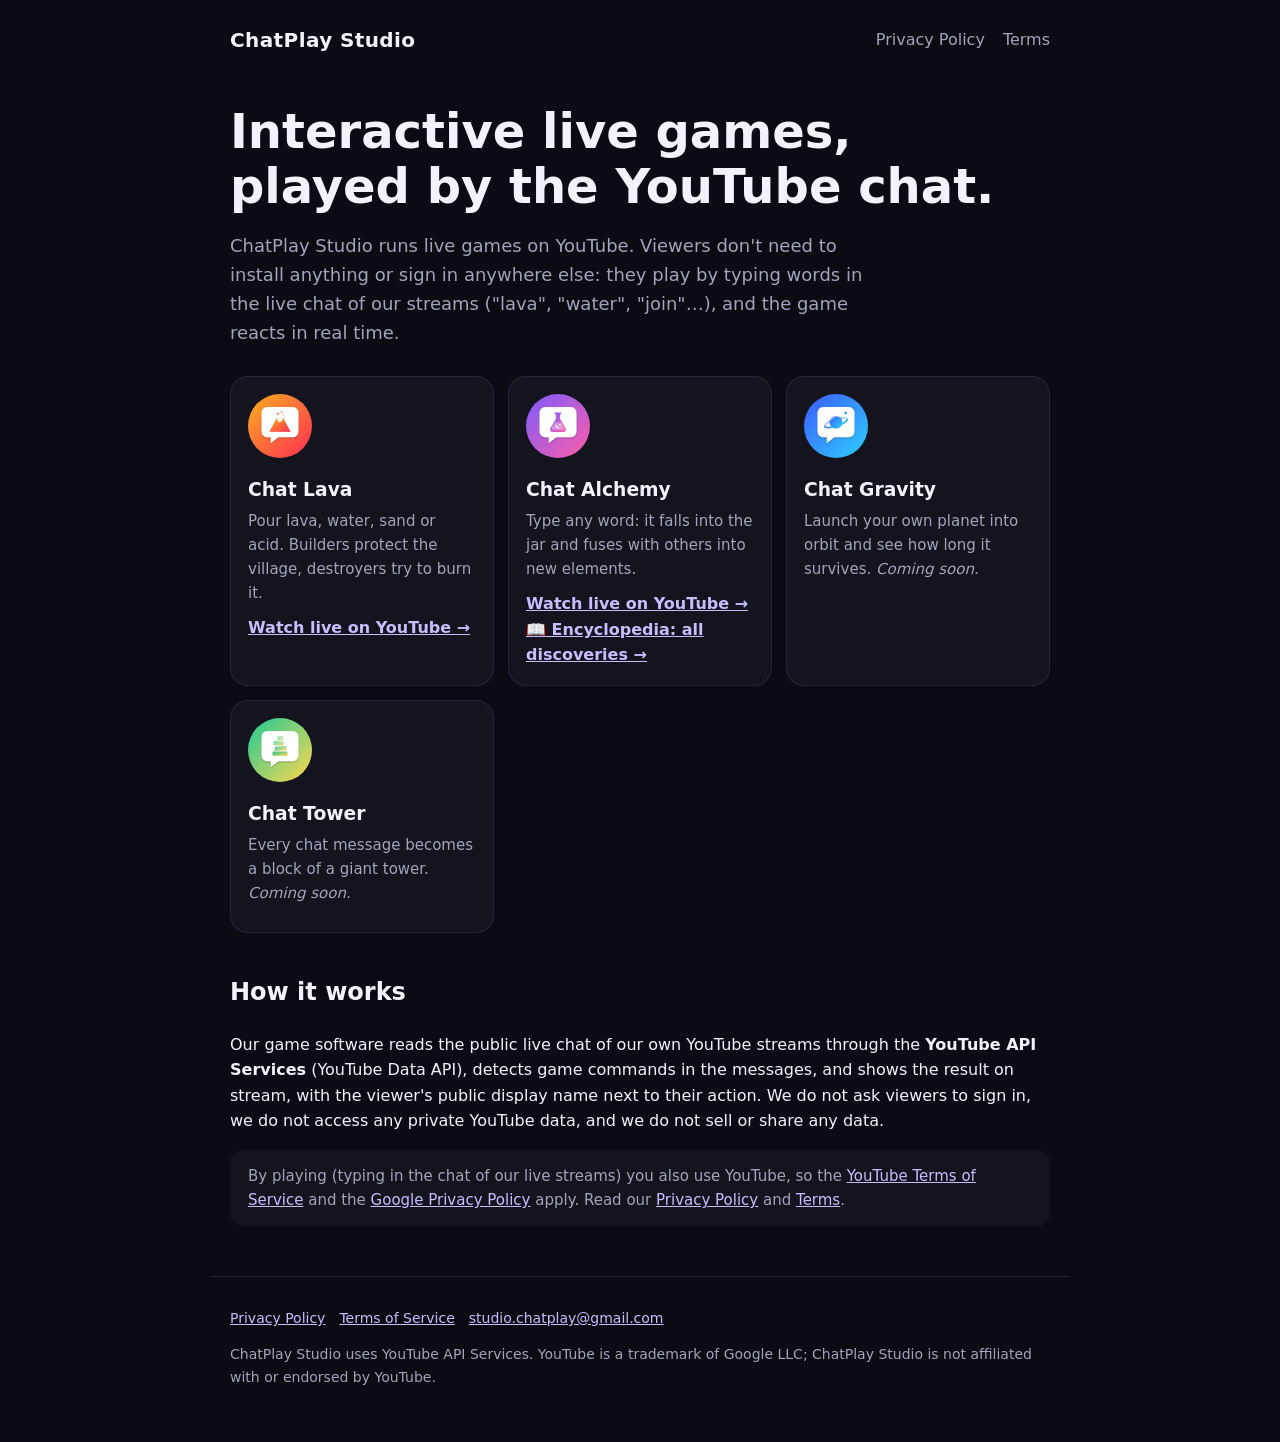
<file: index.html>
<!doctype html>
<html lang="en">
<head>
<meta charset="utf-8">
<meta name="viewport" content="width=device-width, initial-scale=1">
<title>ChatPlay Studio – interactive live games on YouTube</title>
<meta name="description" content="ChatPlay Studio makes interactive live games on YouTube: viewers play by typing in the live chat.">
<link rel="stylesheet" href="style.css">
</head>
<body>
<header>
  <a class="brand" href="index.html">ChatPlay Studio</a>
  <nav><a href="privacy.html">Privacy Policy</a><a href="terms.html">Terms</a></nav>
</header>
<main>
  <h1>Interactive live games,<br>played by the YouTube chat.</h1>
  <p class="lead">ChatPlay Studio runs live games on YouTube. Viewers don't need to install anything or sign in anywhere else: they play by typing words in the live chat of our streams ("lava", "water", "join"…), and the game reacts in real time.</p>

  <div class="grid">
    <div class="card">
      <img src="img/lava-logo.png" alt="Chat Lava logo">
      <h3>Chat Lava</h3>
      <p>Pour lava, water, sand or acid. Builders protect the village, destroyers try to burn it.</p>
      <a href="https://www.youtube.com/@ChatLava">Watch live on YouTube →</a>
    </div>
    <div class="card">
      <img src="img/alchemy-logo.png" alt="Chat Alchemy logo">
      <h3>Chat Alchemy</h3>
      <p>Type any word: it falls into the jar and fuses with others into new elements.</p>
      <a href="https://www.youtube.com/@ChatAlchemy">Watch live on YouTube →</a><br>
      <a href="alchemy/">📖 Encyclopedia: all discoveries →</a>
    </div>
    <div class="card">
      <img src="img/gravity-logo.png" alt="Chat Gravity logo">
      <h3>Chat Gravity</h3>
      <p>Launch your own planet into orbit and see how long it survives. <em>Coming soon.</em></p>
    </div>
    <div class="card">
      <img src="img/tower-logo.png" alt="Chat Tower logo">
      <h3>Chat Tower</h3>
      <p>Every chat message becomes a block of a giant tower. <em>Coming soon.</em></p>
    </div>
  </div>

  <h2>How it works</h2>
  <p>Our game software reads the public live chat of our own YouTube streams through the <strong>YouTube API Services</strong> (YouTube Data API), detects game commands in the messages, and shows the result on stream, with the viewer's public display name next to their action. We do not ask viewers to sign in, we do not access any private YouTube data, and we do not sell or share any data.</p>
  <p class="note">By playing (typing in the chat of our live streams) you also use YouTube, so the <a href="https://www.youtube.com/t/terms">YouTube Terms of Service</a> and the <a href="https://policies.google.com/privacy">Google Privacy Policy</a> apply. Read our <a href="privacy.html">Privacy Policy</a> and <a href="terms.html">Terms</a>.</p>
</main>
<footer>
  <a href="privacy.html">Privacy Policy</a><a href="terms.html">Terms of Service</a><a href="mailto:studio.chatplay@gmail.com">studio.chatplay@gmail.com</a>
  <p>ChatPlay Studio uses YouTube API Services. YouTube is a trademark of Google LLC; ChatPlay Studio is not affiliated with or endorsed by YouTube.</p>
</footer>
</body>
</html>
</file>
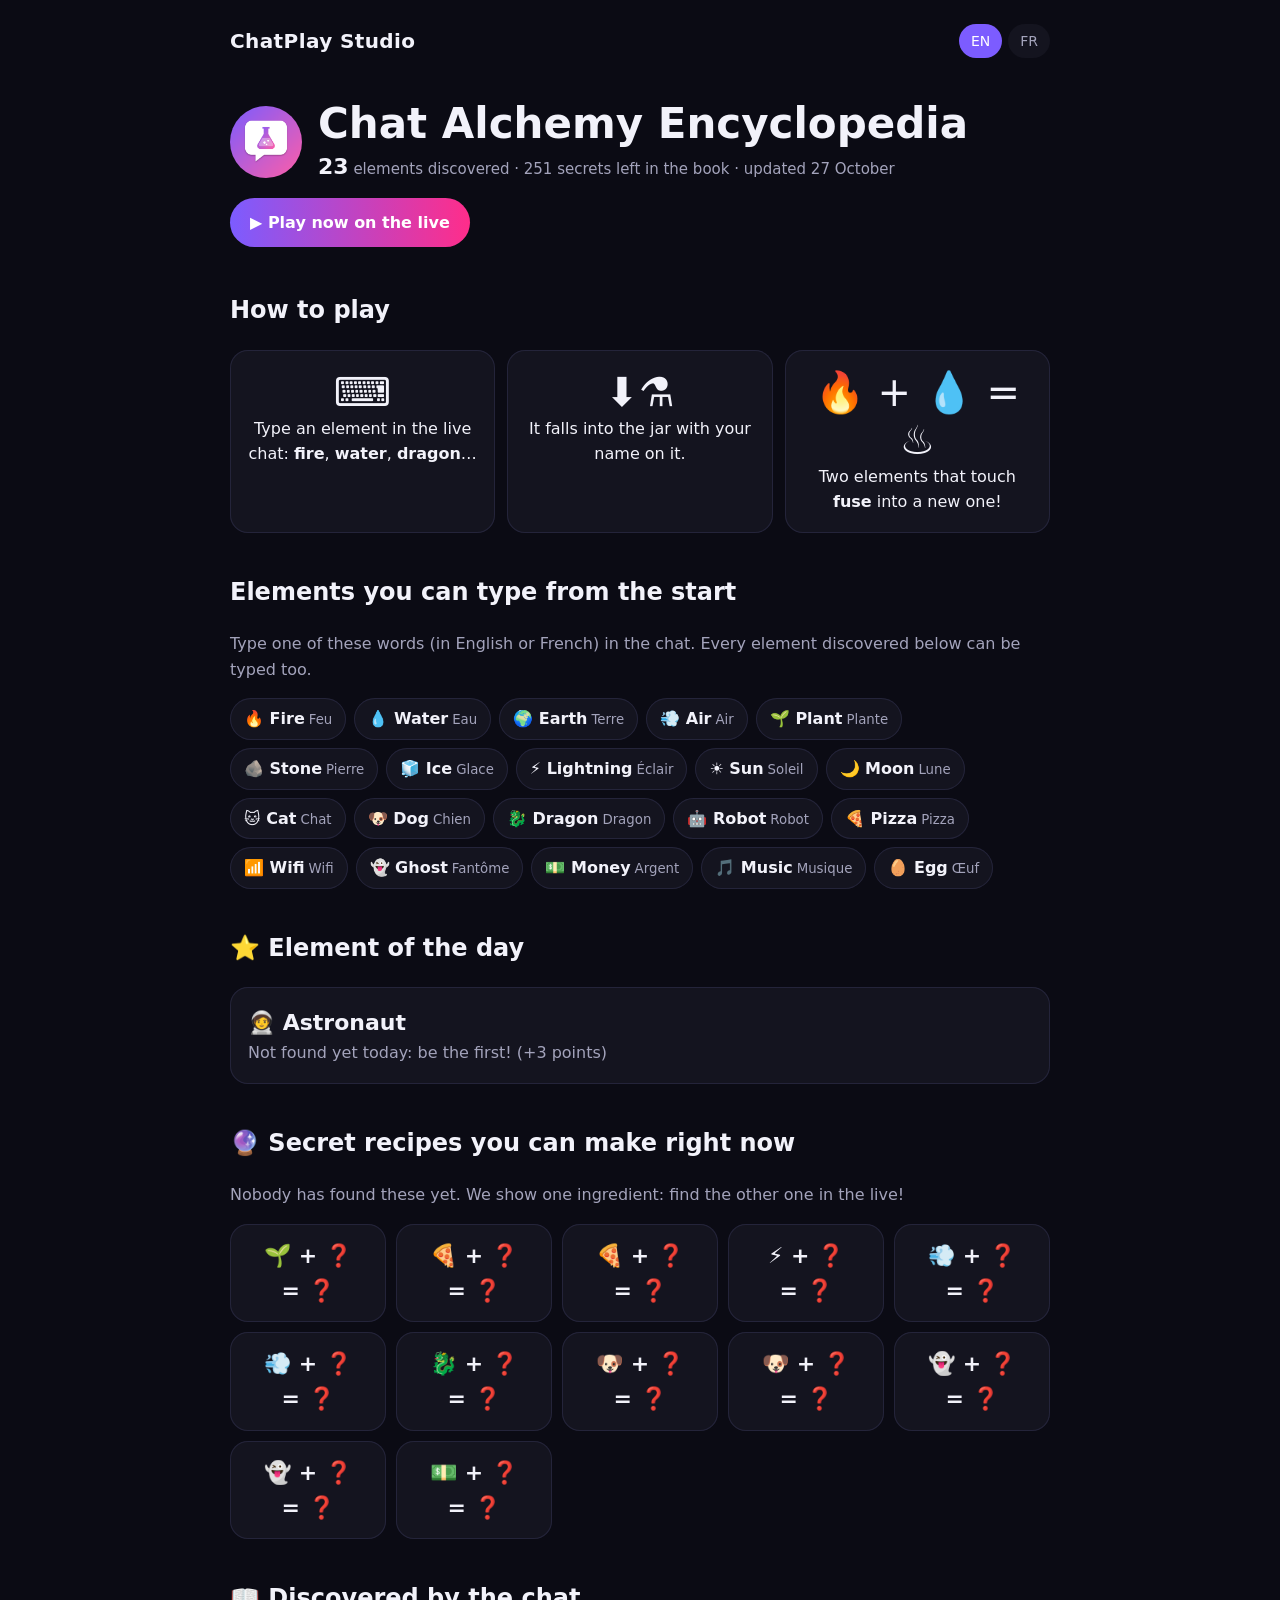
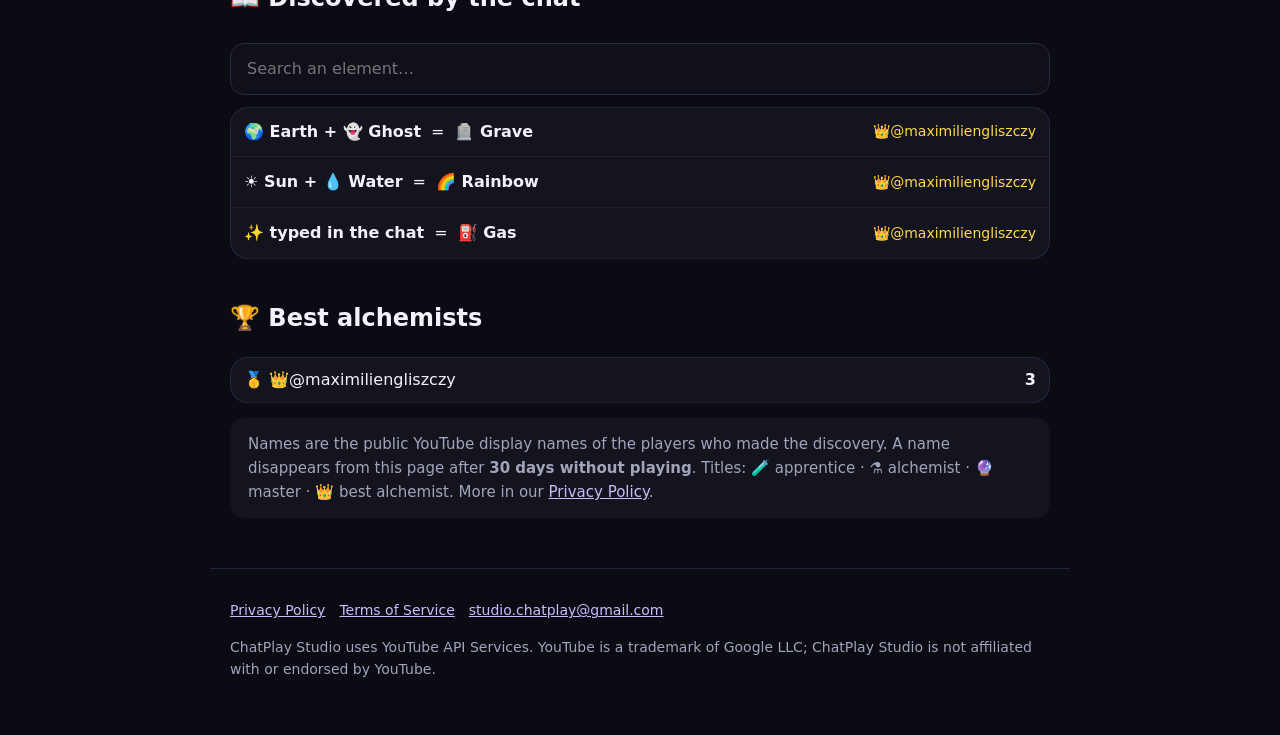
<file: alchemy/index.html>
<!doctype html>
<html lang="en">
<head>
<meta charset="utf-8">
<meta name="viewport" content="width=device-width, initial-scale=1">
<title>Chat Alchemy – Encyclopedia</title>
<meta name="description" content="All the elements discovered by the chat in Chat Alchemy, the live game on YouTube: how to play, recipes, element of the day and best alchemists.">
<link rel="stylesheet" href="../style.css">
<style>
  .top { display: flex; gap: 16px; align-items: center; margin-top: 18px; }
  .top img { width: 72px; height: 72px; border-radius: 50%; }
  .top h1 { margin: 0; font-size: clamp(28px, 7vw, 42px); }
  .top > div { min-width: 0; }
  main { overflow-wrap: anywhere; }
  .lang { display: flex; gap: 6px; }
  .lang button { font: inherit; font-size: 14px; padding: 6px 12px; border-radius: 99px; border: 0; background: var(--card); color: var(--muted); cursor: pointer; }
  .lang button.on { background: var(--accent2); color: #fff; }
  .live { display: inline-block; margin: 14px 0 4px; padding: 12px 20px; border-radius: 99px; background: linear-gradient(90deg, #7c5cff, #ff2d8a); color: #fff !important; font-weight: 800; text-decoration: none; }
  .steps { display: grid; grid-template-columns: repeat(auto-fit, minmax(170px, 1fr)); gap: 12px; margin: 18px 0; }
  .steps .card { text-align: center; }
  .steps .big { font-size: 40px; line-height: 1.2; }
  .stat { font-size: 15px; color: var(--muted); }
  .stat b { color: var(--text); font-size: 22px; }
  .chips { display: flex; flex-wrap: wrap; gap: 8px; }
  .chip { background: var(--card); border-radius: 99px; padding: 8px 14px; box-shadow: inset 0 0 0 1px #24243a; font-weight: 700; }
  .chip small { color: var(--muted); font-weight: 400; margin-left: 4px; }
  .recipe { display: flex; flex-wrap: wrap; align-items: center; gap: 6px 10px; padding: 12px 14px; border-bottom: 1px solid #1e1e30; }
  .recipe .eq { font-weight: 700; }
  .recipe .res { font-weight: 900; }
  .recipe .by { margin-left: auto; color: #ffd84d; font-size: 14px; }
  .recipe.myth .res { color: #ffd84d; }
  .list { background: var(--card); border-radius: 18px; box-shadow: inset 0 0 0 1px #24243a; overflow: hidden; }
  input.search { width: 100%; font: inherit; font-size: 16px; padding: 12px 16px; border-radius: 14px; border: 1px solid #2a2a40; background: #10101a; color: var(--text); margin: 6px 0 12px; }
  .teasers { display: grid; grid-template-columns: repeat(auto-fill, minmax(150px, 1fr)); gap: 10px; }
  .teasers .card { text-align: center; font-size: 22px; font-weight: 800; padding: 14px; }
  .rank { display: flex; justify-content: space-between; padding: 10px 14px; border-bottom: 1px solid #1e1e30; }
  .daily { font-size: 22px; font-weight: 900; }
  .muted { color: var(--muted); }
</style>
</head>
<body>
<header>
  <a class="brand" href="../index.html">ChatPlay Studio</a>
  <div class="lang"><button data-l="en">EN</button><button data-l="fr">FR</button></div>
</header>
<main>
  <div class="top">
    <img src="../img/alchemy-logo.png" alt="">
    <div>
      <h1 data-t="title"></h1>
      <div class="stat" id="stat"></div>
    </div>
  </div>
  <a class="live" href="https://www.youtube.com/@ChatAlchemy" data-t="watch"></a>

  <h2 data-t="howTitle"></h2>
  <div class="steps">
    <div class="card"><div class="big">⌨️</div><div data-t="how1"></div></div>
    <div class="card"><div class="big">⬇️⚗️</div><div data-t="how2"></div></div>
    <div class="card"><div class="big">🔥 + 💧 = ♨️</div><div data-t="how3"></div></div>
  </div>

  <h2 data-t="startTitle"></h2>
  <p class="muted" data-t="startText"></p>
  <div class="chips" id="start"></div>

  <h2 data-t="dailyTitle"></h2>
  <div class="card" id="daily"></div>

  <h2 data-t="teaseTitle"></h2>
  <p class="muted" data-t="teaseText"></p>
  <div class="teasers" id="teasers"></div>

  <h2 data-t="foundTitle"></h2>
  <input class="search" id="search" type="search" autocomplete="off">
  <div class="list" id="found"></div>

  <h2 data-t="topTitle"></h2>
  <div class="list" id="top"></div>

  <p class="note" data-t="privacy"></p>
</main>
<footer>
  <a href="../privacy.html">Privacy Policy</a><a href="../terms.html">Terms of Service</a><a href="mailto:studio.chatplay@gmail.com">studio.chatplay@gmail.com</a>
  <p>ChatPlay Studio uses YouTube API Services. YouTube is a trademark of Google LLC; ChatPlay Studio is not affiliated with or endorsed by YouTube.</p>
</footer>
<script>
// Encyclopédie publique : tout vient de data.json, publié une fois par jour par le serveur du jeu.
const T = {
  en: {
    title: 'Chat Alchemy Encyclopedia', watch: '▶ Play now on the live',
    howTitle: 'How to play', how1: 'Type an element in the live chat: <b>fire</b>, <b>water</b>, <b>dragon</b>…',
    how2: 'It falls into the jar with your name on it.', how3: 'Two elements that touch <b>fuse</b> into a new one!',
    startTitle: 'Elements you can type from the start', startText: 'Type one of these words (in English or French) in the chat. Every element discovered below can be typed too.',
    dailyTitle: '⭐ Element of the day', dailyFound: 'Found by', dailyTodo: 'Not found yet today: be the first! (+3 points)',
    teaseTitle: '🔮 Secret recipes you can make right now', teaseText: 'Nobody has found these yet. We show one ingredient: find the other one in the live!',
    foundTitle: '📖 Discovered by the chat', search: 'Search an element…', typed: 'typed in the chat',
    topTitle: '🏆 Best alchemists', none: 'Nothing yet: be the first!',
    stat: (k, s, d) => `<b>${k}</b> elements discovered · ${s} secrets left in the book · updated ${d}`,
    privacy: 'Names are the public YouTube display names of the players who made the discovery. A name disappears from this page after <b>30 days without playing</b>. Titles: 🧪 apprentice · ⚗️ alchemist · 🔮 master · 👑 best alchemist. More in our <a href="../privacy.html">Privacy Policy</a>.',
  },
  fr: {
    title: 'Encyclopédie de Chat Alchemy', watch: '▶ Jouer maintenant sur le live',
    howTitle: 'Comment jouer', how1: 'Écris un élément dans le chat du live : <b>feu</b>, <b>eau</b>, <b>dragon</b>…',
    how2: 'Il tombe dans le bocal avec ton pseudo.', how3: 'Deux éléments qui se touchent <b>fusionnent</b> en un nouveau !',
    startTitle: 'Les éléments à écrire dès le départ', startText: 'Écris un de ces mots (en français ou en anglais) dans le chat. Tous les éléments découverts plus bas peuvent aussi être écrits.',
    dailyTitle: '⭐ Élément du jour', dailyFound: 'Trouvé par', dailyTodo: 'Pas encore trouvé aujourd’hui : sois le premier ! (+3 points)',
    teaseTitle: '🔮 Recettes secrètes à faire dès maintenant', teaseText: 'Personne ne les a encore trouvées. On te montre un ingrédient : trouve l’autre sur le live !',
    foundTitle: '📖 Découvert par le chat', search: 'Chercher un élément…', typed: 'écrit dans le chat',
    topTitle: '🏆 Meilleurs alchimistes', none: 'Rien pour l’instant : sois le premier !',
    stat: (k, s, d) => `<b>${k}</b> éléments découverts · ${s} secrets restants dans le livre · mis à jour le ${d}`,
    privacy: 'Les noms sont les pseudos YouTube publics des joueurs qui ont fait la découverte. Un pseudo disparaît de cette page après <b>30 jours sans jouer</b>. Titres : 🧪 apprenti · ⚗️ alchimiste · 🔮 maître · 👑 meilleur alchimiste. Plus de détails dans notre <a href="../privacy.html">politique de confidentialité</a>.',
  },
};
const asked = new URLSearchParams(location.search).get('lang');
let lang = asked === 'fr' || asked === 'en' ? asked : (navigator.language || '').startsWith('fr') ? 'fr' : 'en';
let data = null;
const esc = (s) => String(s).replace(/[&<>"']/g, (c) => ({ '&': '&amp;', '<': '&lt;', '>': '&gt;', '"': '&quot;', "'": '&#39;' })[c]);
const name = (c) => esc(lang === 'fr' ? c.fr : c.en);
const el = (c) => `${c.e} ${name(c)}`;
const $ = (id) => document.getElementById(id);

function render() {
  const t = T[lang];
  document.documentElement.lang = lang;
  for (const b of document.querySelectorAll('.lang button')) b.classList.toggle('on', b.dataset.l === lang);
  for (const n of document.querySelectorAll('[data-t]')) n.innerHTML = t[n.dataset.t];
  $('search').placeholder = t.search;
  if (!data) return;
  const date = new Date(data.updated).toLocaleDateString(lang === 'fr' ? 'fr-FR' : 'en-GB', { day: 'numeric', month: 'long' });
  $('stat').innerHTML = t.stat(data.known, data.secretsLeft, date);
  $('start').innerHTML = data.start.map((c) => `<span class="chip">${c.e} ${esc(lang === 'fr' ? c.fr : c.en)}<small>${esc(lang === 'fr' ? c.en : c.fr)}</small></span>`).join('');
  $('daily').innerHTML = data.daily
    ? `<div class="daily">${el(data.daily)}</div><div class="muted">${data.daily.found ? `${t.dailyFound} ${data.daily.by.map(esc).join(' & ') || '✅'}` : t.dailyTodo}</div>`
    : `<span class="muted">${t.none}</span>`;
  $('teasers').innerHTML = data.teasers.length
    ? data.teasers.map((x) => `<div class="card">${x.hint.e} + ❓<br>= ❓</div>`).join('')
    : `<span class="muted">${t.none}</span>`;
  const q = $('search').value.trim().toLowerCase();
  const rows = data.discovered.filter((d) => !q || [d.en, d.fr, ...d.how.flat().flatMap((c) => [c.en, c.fr])].some((s) => s.toLowerCase().includes(q)));
  $('found').innerHTML = rows.map((d) => `<div class="recipe${d.m ? ' myth' : ''}">
      <span class="eq">${d.how.length ? d.how.map(([a, b]) => `${el(a)} + ${el(b)}`).join(' · ') : `✨ ${t.typed}`}</span>
      <span>=</span><span class="res">${el(d)}</span>
      <span class="by">${d.by.map(esc).join(' & ')}</span></div>`).join('') || `<div class="recipe muted">${t.none}</div>`;
  $('top').innerHTML = data.top.map((p, i) => `<div class="rank"><span>${['🥇', '🥈', '🥉'][i] ?? i + 1 + '.'} ${esc(p.name)}</span><b>${p.score}</b></div>`).join('')
    || `<div class="rank muted">${t.none}</div>`;
}

for (const b of document.querySelectorAll('.lang button')) b.onclick = () => { lang = b.dataset.l; render(); };
$('search').oninput = render;
render();
fetch('data.json', { cache: 'no-store' }).then((r) => r.json()).then((d) => { data = d; render(); }).catch(() => {});
</script>
</body>
</html>
</file>
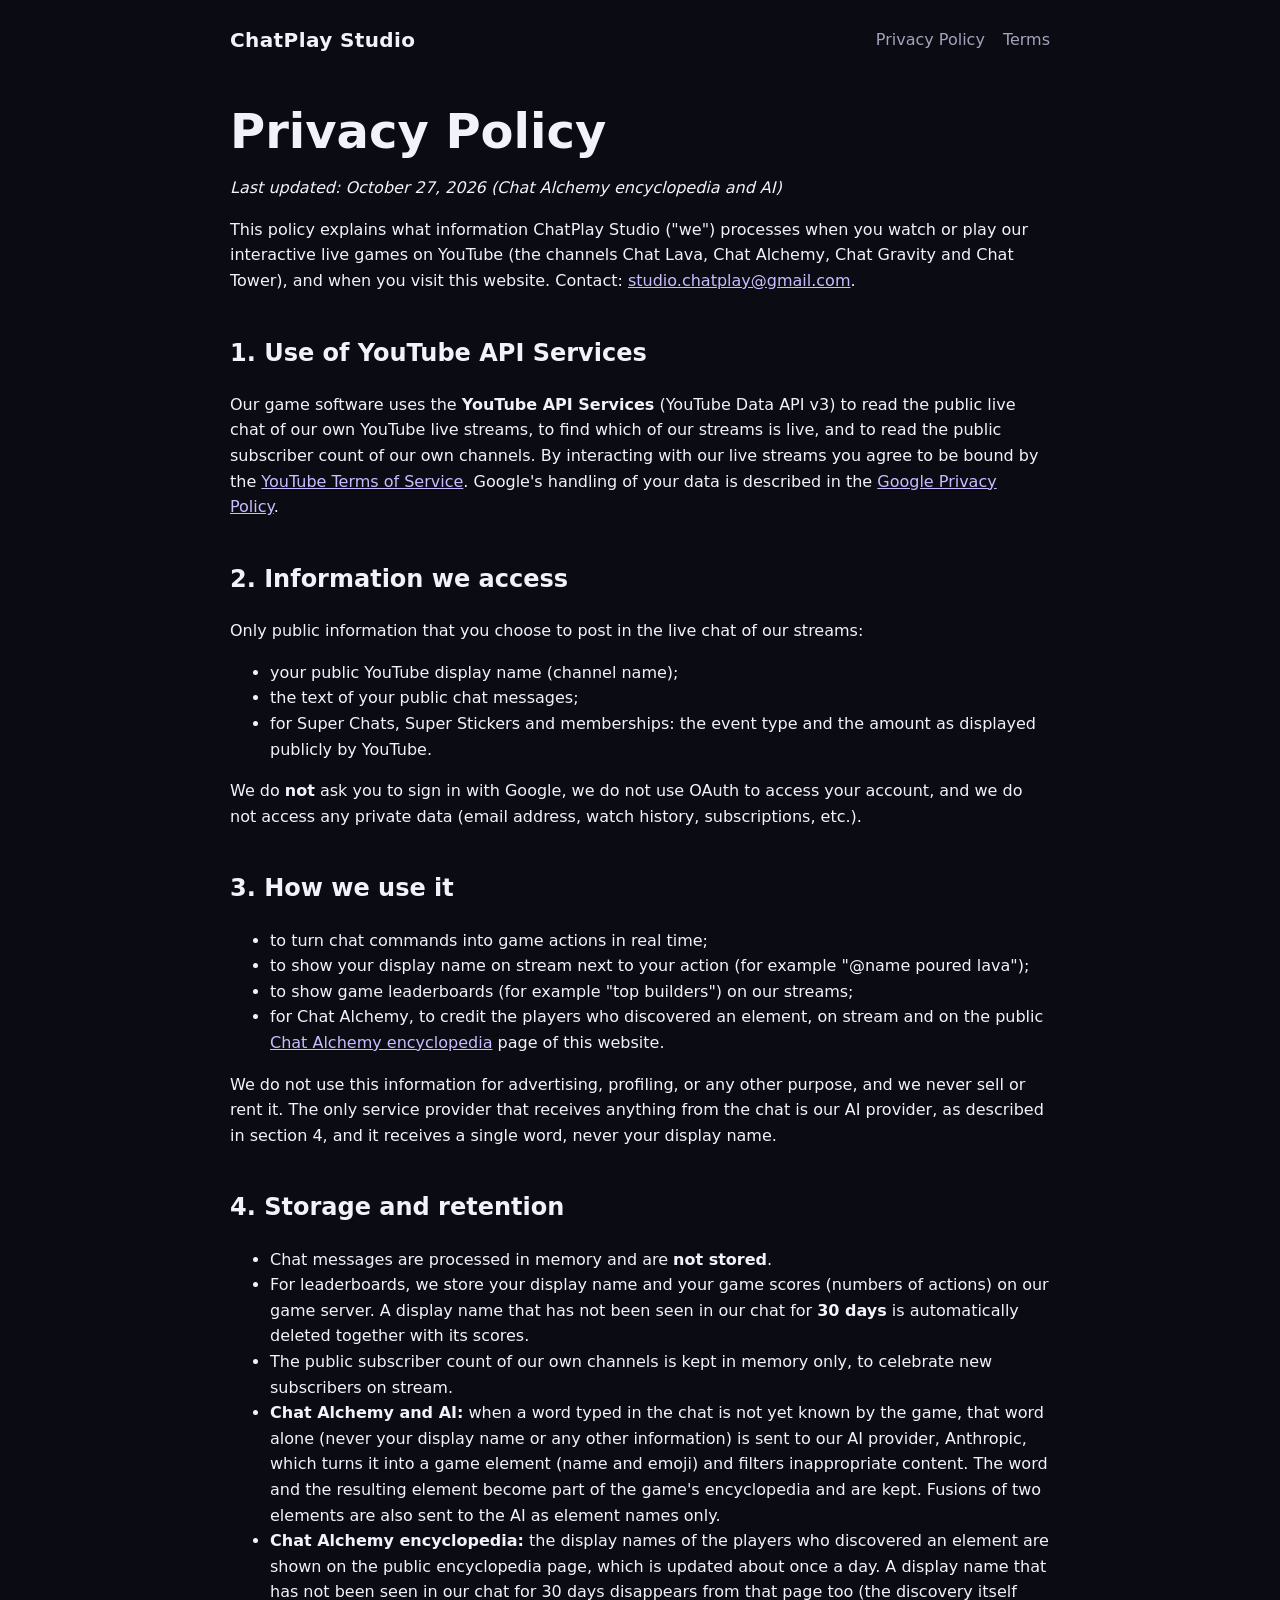
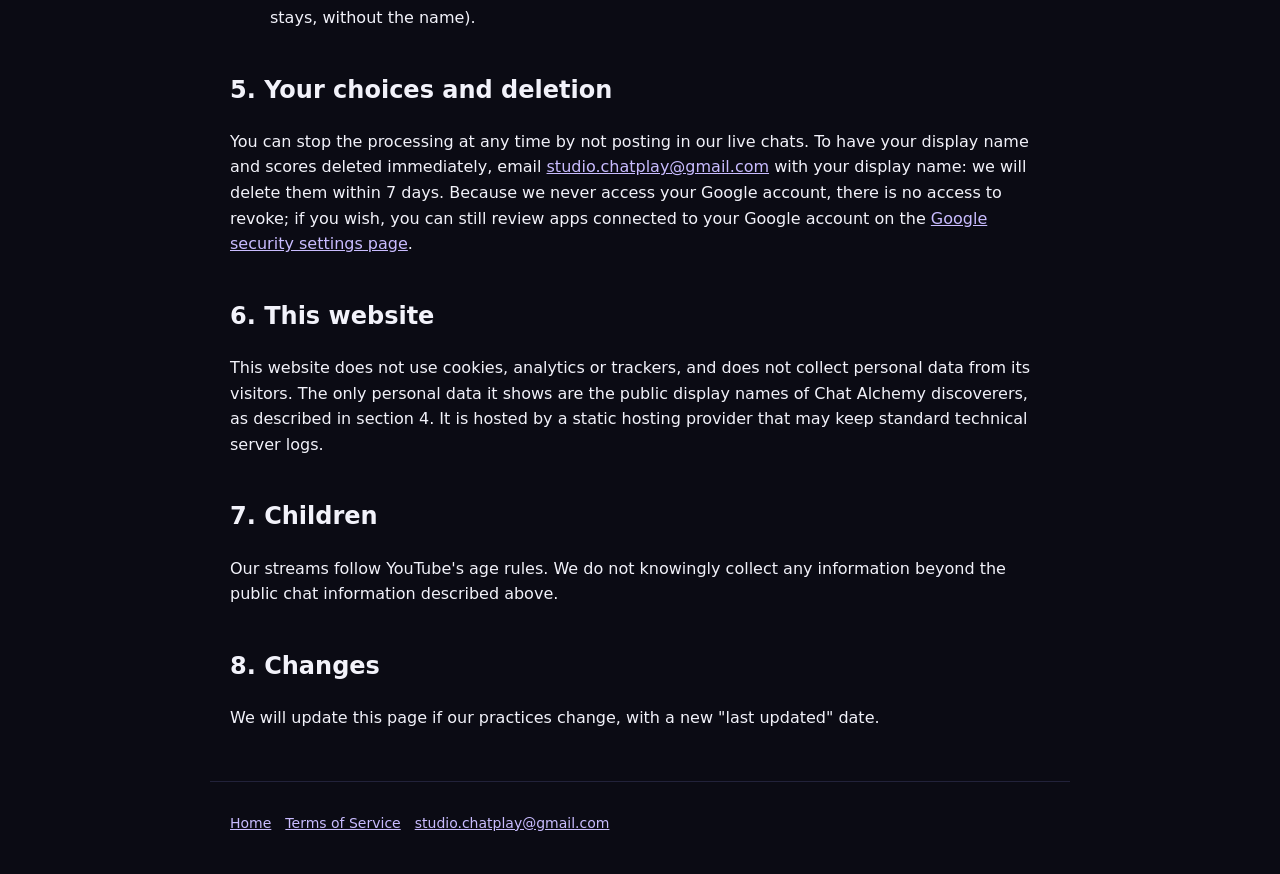
<file: privacy.html>
<!doctype html>
<html lang="en">
<head>
<meta charset="utf-8">
<meta name="viewport" content="width=device-width, initial-scale=1">
<title>Privacy Policy – ChatPlay Studio</title>
<link rel="stylesheet" href="style.css">
</head>
<body>
<header>
  <a class="brand" href="index.html">ChatPlay Studio</a>
  <nav><a href="privacy.html">Privacy Policy</a><a href="terms.html">Terms</a></nav>
</header>
<main>
  <h1>Privacy Policy</h1>
  <p><em>Last updated: October 27, 2026 (Chat Alchemy encyclopedia and AI)</em></p>

  <p>This policy explains what information ChatPlay Studio ("we") processes when you watch or play our interactive live games on YouTube (the channels Chat Lava, Chat Alchemy, Chat Gravity and Chat Tower), and when you visit this website. Contact: <a href="mailto:studio.chatplay@gmail.com">studio.chatplay@gmail.com</a>.</p>

  <h2>1. Use of YouTube API Services</h2>
  <p>Our game software uses the <strong>YouTube API Services</strong> (YouTube Data API v3) to read the public live chat of our own YouTube live streams, to find which of our streams is live, and to read the public subscriber count of our own channels. By interacting with our live streams you agree to be bound by the <a href="https://www.youtube.com/t/terms">YouTube Terms of Service</a>. Google's handling of your data is described in the <a href="https://policies.google.com/privacy">Google Privacy Policy</a>.</p>

  <h2>2. Information we access</h2>
  <p>Only public information that you choose to post in the live chat of our streams:</p>
  <ul>
    <li>your public YouTube display name (channel name);</li>
    <li>the text of your public chat messages;</li>
    <li>for Super Chats, Super Stickers and memberships: the event type and the amount as displayed publicly by YouTube.</li>
  </ul>
  <p>We do <strong>not</strong> ask you to sign in with Google, we do not use OAuth to access your account, and we do not access any private data (email address, watch history, subscriptions, etc.).</p>

  <h2>3. How we use it</h2>
  <ul>
    <li>to turn chat commands into game actions in real time;</li>
    <li>to show your display name on stream next to your action (for example "@name poured lava");</li>
    <li>to show game leaderboards (for example "top builders") on our streams;</li>
    <li>for Chat Alchemy, to credit the players who discovered an element, on stream and on the public <a href="alchemy/">Chat Alchemy encyclopedia</a> page of this website.</li>
  </ul>
  <p>We do not use this information for advertising, profiling, or any other purpose, and we never sell or rent it. The only service provider that receives anything from the chat is our AI provider, as described in section 4, and it receives a single word, never your display name.</p>

  <h2>4. Storage and retention</h2>
  <ul>
    <li>Chat messages are processed in memory and are <strong>not stored</strong>.</li>
    <li>For leaderboards, we store your display name and your game scores (numbers of actions) on our game server. A display name that has not been seen in our chat for <strong>30 days</strong> is automatically deleted together with its scores.</li>
    <li>The public subscriber count of our own channels is kept in memory only, to celebrate new subscribers on stream.</li>
    <li><strong>Chat Alchemy and AI:</strong> when a word typed in the chat is not yet known by the game, that word alone (never your display name or any other information) is sent to our AI provider, Anthropic, which turns it into a game element (name and emoji) and filters inappropriate content. The word and the resulting element become part of the game's encyclopedia and are kept. Fusions of two elements are also sent to the AI as element names only.</li>
    <li><strong>Chat Alchemy encyclopedia:</strong> the display names of the players who discovered an element are shown on the public encyclopedia page, which is updated about once a day. A display name that has not been seen in our chat for 30 days disappears from that page too (the discovery itself stays, without the name).</li>
  </ul>

  <h2>5. Your choices and deletion</h2>
  <p>You can stop the processing at any time by not posting in our live chats. To have your display name and scores deleted immediately, email <a href="mailto:studio.chatplay@gmail.com">studio.chatplay@gmail.com</a> with your display name: we will delete them within 7 days. Because we never access your Google account, there is no access to revoke; if you wish, you can still review apps connected to your Google account on the <a href="https://security.google.com/settings/security/permissions">Google security settings page</a>.</p>

  <h2>6. This website</h2>
  <p>This website does not use cookies, analytics or trackers, and does not collect personal data from its visitors. The only personal data it shows are the public display names of Chat Alchemy discoverers, as described in section 4. It is hosted by a static hosting provider that may keep standard technical server logs.</p>

  <h2>7. Children</h2>
  <p>Our streams follow YouTube's age rules. We do not knowingly collect any information beyond the public chat information described above.</p>

  <h2>8. Changes</h2>
  <p>We will update this page if our practices change, with a new "last updated" date.</p>
</main>
<footer>
  <a href="index.html">Home</a><a href="terms.html">Terms of Service</a><a href="mailto:studio.chatplay@gmail.com">studio.chatplay@gmail.com</a>
</footer>
</body>
</html>
</file>
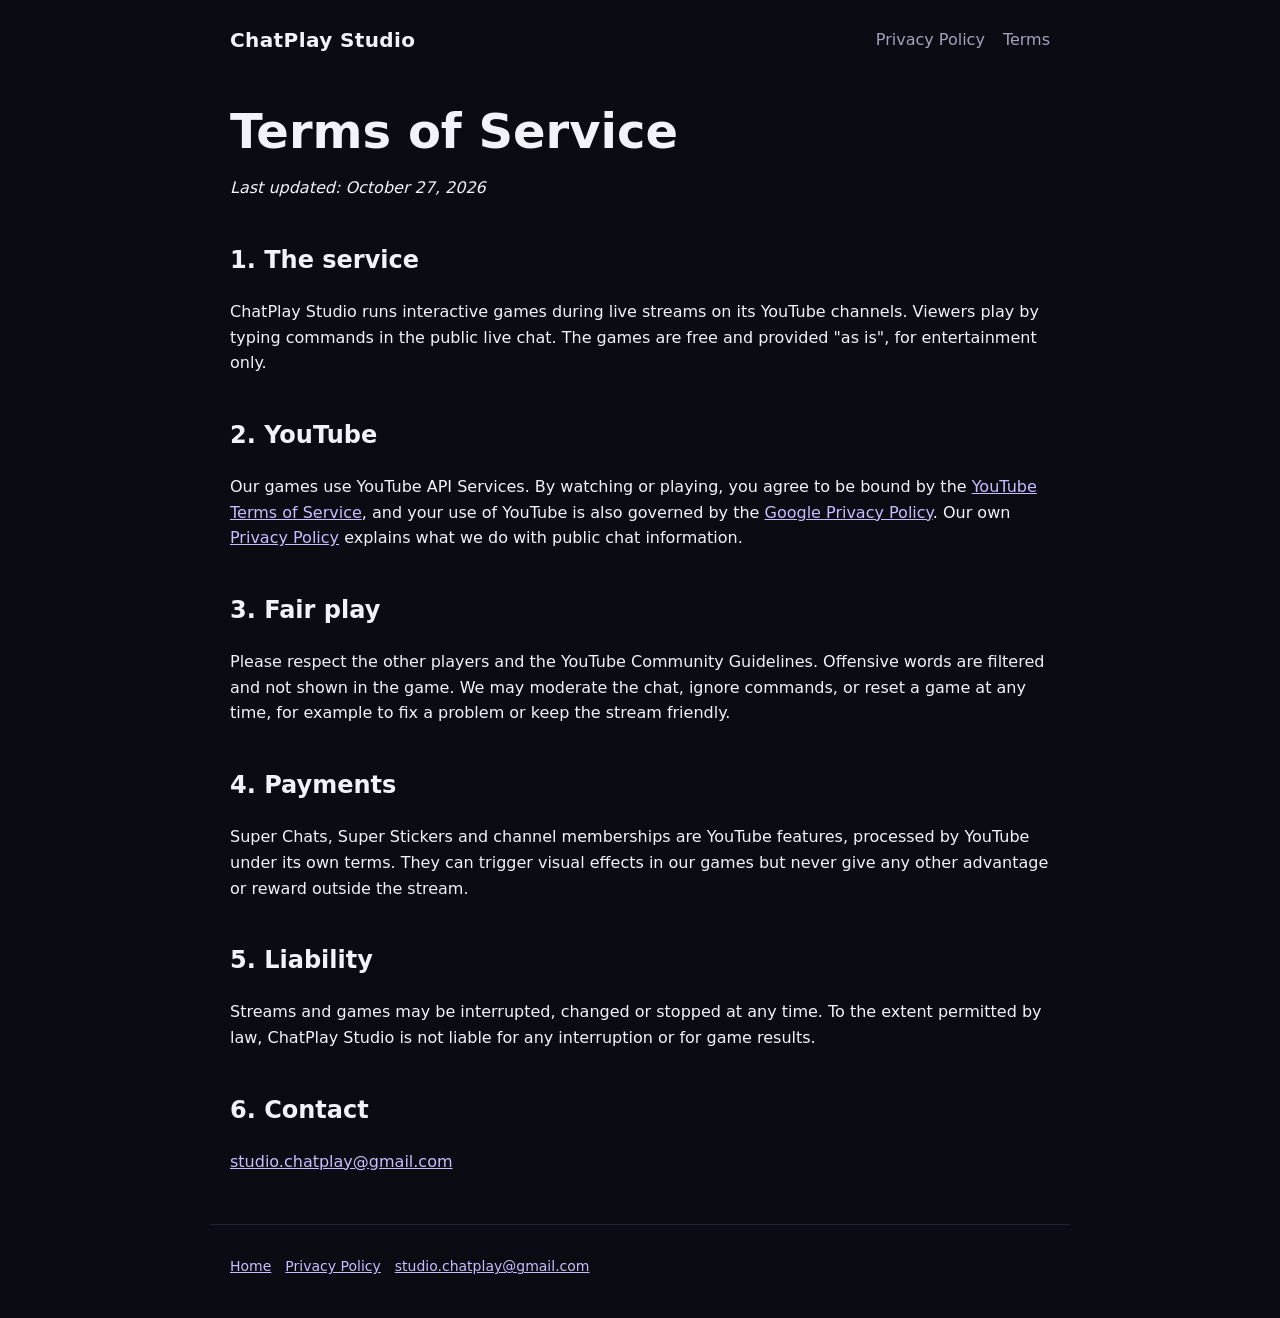
<file: terms.html>
<!doctype html>
<html lang="en">
<head>
<meta charset="utf-8">
<meta name="viewport" content="width=device-width, initial-scale=1">
<title>Terms of Service – ChatPlay Studio</title>
<link rel="stylesheet" href="style.css">
</head>
<body>
<header>
  <a class="brand" href="index.html">ChatPlay Studio</a>
  <nav><a href="privacy.html">Privacy Policy</a><a href="terms.html">Terms</a></nav>
</header>
<main>
  <h1>Terms of Service</h1>
  <p><em>Last updated: October 27, 2026</em></p>

  <h2>1. The service</h2>
  <p>ChatPlay Studio runs interactive games during live streams on its YouTube channels. Viewers play by typing commands in the public live chat. The games are free and provided "as is", for entertainment only.</p>

  <h2>2. YouTube</h2>
  <p>Our games use YouTube API Services. By watching or playing, you agree to be bound by the <a href="https://www.youtube.com/t/terms">YouTube Terms of Service</a>, and your use of YouTube is also governed by the <a href="https://policies.google.com/privacy">Google Privacy Policy</a>. Our own <a href="privacy.html">Privacy Policy</a> explains what we do with public chat information.</p>

  <h2>3. Fair play</h2>
  <p>Please respect the other players and the YouTube Community Guidelines. Offensive words are filtered and not shown in the game. We may moderate the chat, ignore commands, or reset a game at any time, for example to fix a problem or keep the stream friendly.</p>

  <h2>4. Payments</h2>
  <p>Super Chats, Super Stickers and channel memberships are YouTube features, processed by YouTube under its own terms. They can trigger visual effects in our games but never give any other advantage or reward outside the stream.</p>

  <h2>5. Liability</h2>
  <p>Streams and games may be interrupted, changed or stopped at any time. To the extent permitted by law, ChatPlay Studio is not liable for any interruption or for game results.</p>

  <h2>6. Contact</h2>
  <p><a href="mailto:studio.chatplay@gmail.com">studio.chatplay@gmail.com</a></p>
</main>
<footer>
  <a href="index.html">Home</a><a href="privacy.html">Privacy Policy</a><a href="mailto:studio.chatplay@gmail.com">studio.chatplay@gmail.com</a>
</footer>
</body>
</html>
</file>
<file: style.css>
:root { --bg: #0b0b14; --card: #14141f; --text: #f2f2fa; --muted: #a3a3bb; --accent: #ff5a1f; --accent2: #7c5cff; }
* { box-sizing: border-box; }
body { margin: 0; background: var(--bg); color: var(--text); font-family: system-ui, -apple-system, "Segoe UI", Roboto, sans-serif; line-height: 1.6; }
main, header, footer { max-width: 860px; margin: 0 auto; padding: 0 20px; }
header { display: flex; align-items: center; justify-content: space-between; gap: 16px; padding-top: 24px; padding-bottom: 24px; flex-wrap: wrap; }
header a.brand { color: var(--text); text-decoration: none; font-weight: 900; font-size: 20px; letter-spacing: .02em; }
nav a { color: var(--muted); margin-left: 18px; text-decoration: none; }
nav a:hover, a { color: #c9bcff; }
h1 { font-size: clamp(30px, 6vw, 48px); line-height: 1.15; margin: 24px 0 12px; }
h2 { margin-top: 40px; }
p.lead { color: var(--muted); font-size: 18px; max-width: 640px; }
.grid { display: grid; grid-template-columns: repeat(auto-fill, minmax(240px, 1fr)); gap: 14px; margin: 28px 0; }
.card { background: var(--card); border-radius: 18px; padding: 18px; box-shadow: inset 0 0 0 1px #24243a; }
.card img { width: 64px; height: 64px; border-radius: 50%; }
.card h3 { margin: 10px 0 4px; }
.card p { margin: 0 0 10px; color: var(--muted); font-size: 15px; }
.card a { font-weight: 700; }
.note { background: var(--card); border-radius: 14px; padding: 14px 18px; color: var(--muted); font-size: 15px; }
footer { color: var(--muted); font-size: 14px; padding-top: 30px; padding-bottom: 40px; border-top: 1px solid #22223a; margin-top: 50px; }
footer a { margin-right: 14px; }
</file>
